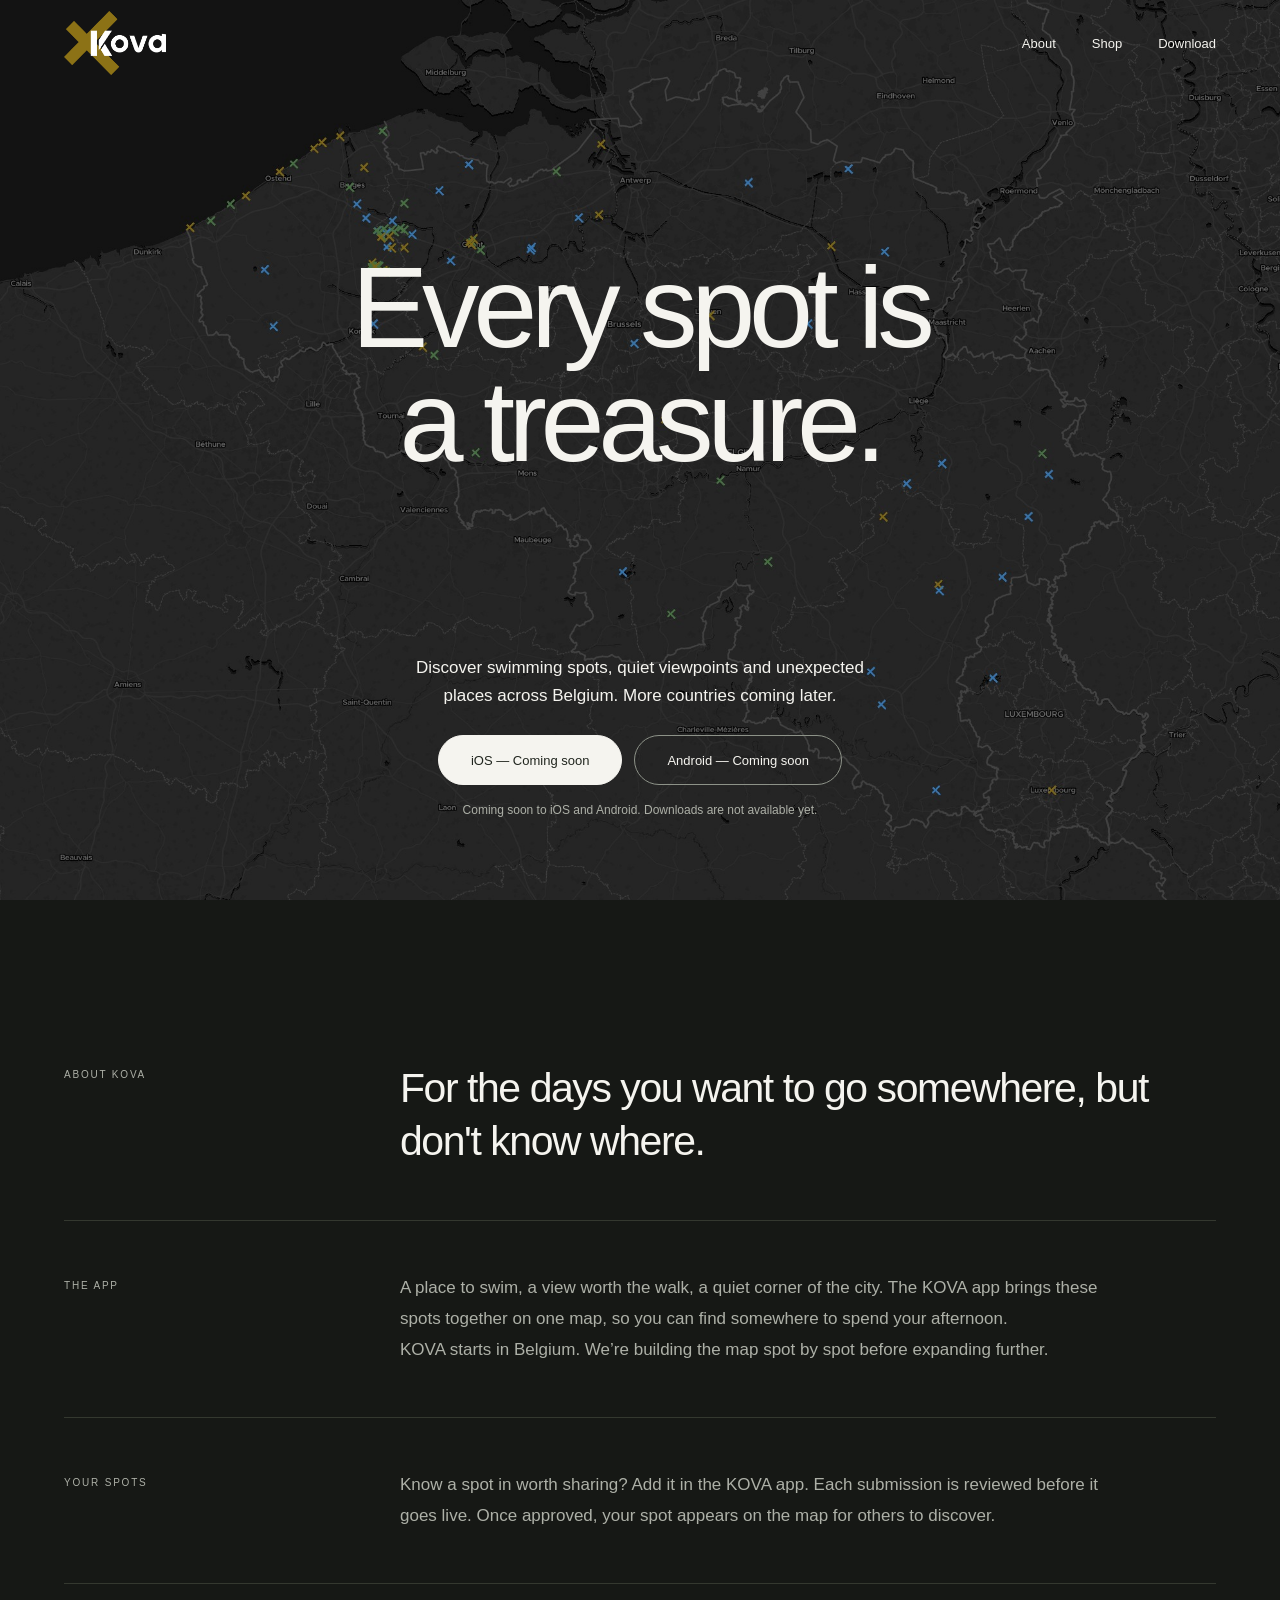
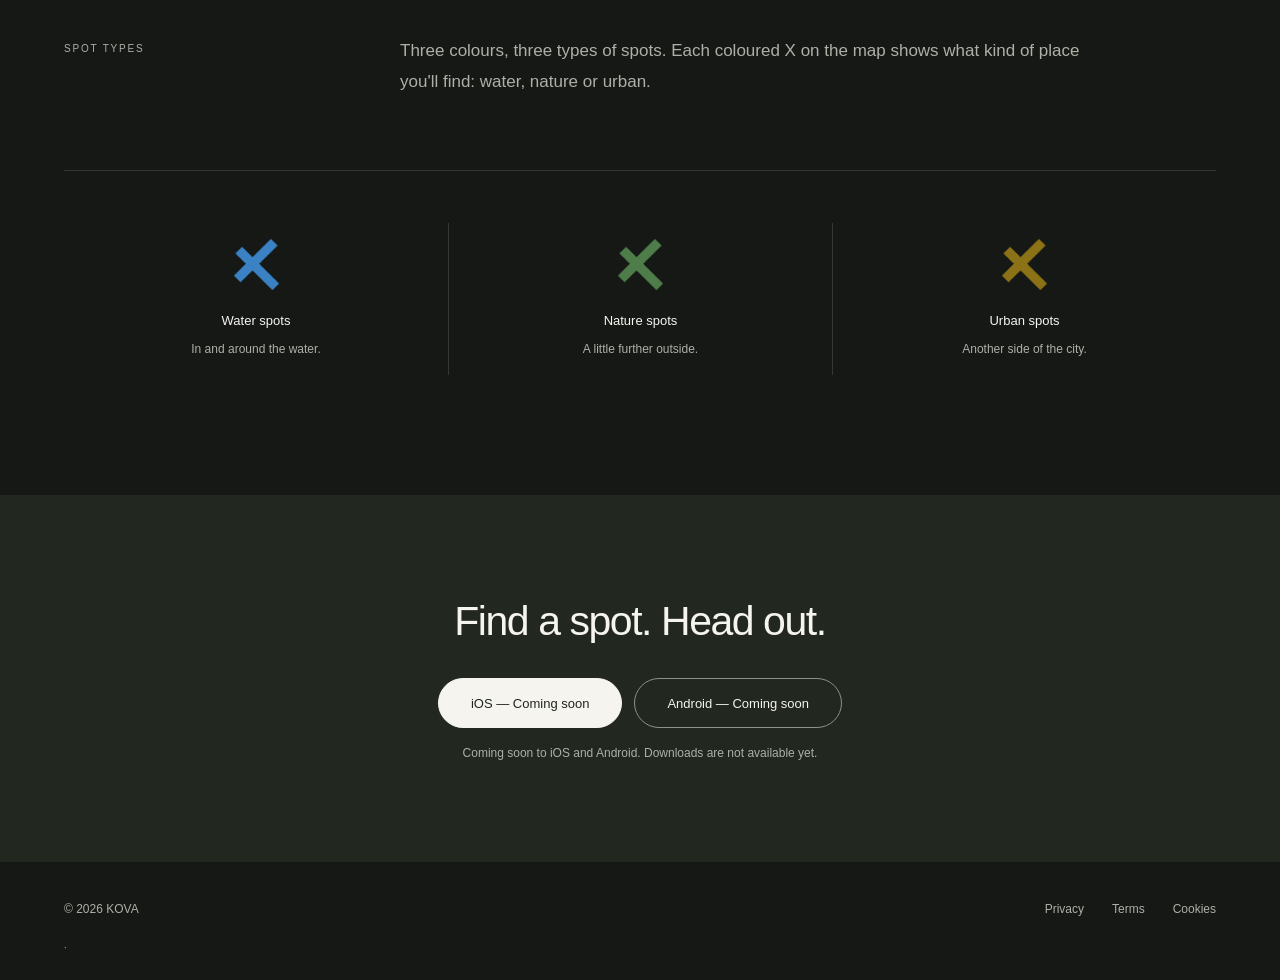
<file: index.html>
﻿<!doctype html>
<html lang="en">
  <head>
    <meta charset="UTF-8" />
    <meta name="viewport" content="width=device-width, initial-scale=1.0" />
    <meta name="theme-color" content="#161815" />
    <meta name="description" content="Discover swimming spots, quiet viewpoints and unexpected places across Belgium with the KOVA app for iOS and Android." />
    <title>KOVA — Every spot is a treasure.</title>
    <link rel="icon" href="./images/kova_alleen_x_png.png" type="image/png" />
    <link rel="stylesheet" href="./site.css" />
    <script src="./site.js" defer></script>
  </head>
  <body>
    <a class="skip-link" href="#main">Skip to content</a>
    <header>
      <nav class="wrap" aria-label="Main navigation">
        <a class="logo" href="./index.html" aria-label="KOVA home"><img src="./images/kova_wit_x_png.png" alt="KOVA" /></a>
        <div class="nav-links">
          <a href="#about">About</a>
          <a href="./shop.html">Shop</a>
          <a href="#download">Download</a>
        </div>
      </nav>
    </header>
    <main id="main">
      <section class="hero" aria-labelledby="hero-title">
        <!-- Static capture of the KOVA map centered on Belgium and its public spots, 2026-09-28. -->
        <img class="hero-photo" src="images/map-spots.jpg" alt="" width="2200" height="1400" fetchpriority="high" />
        <div class="hero-title">
          <h1 id="hero-title">Every spot is<br />a treasure.</h1>
        </div>
        <div class="hero-bottom">
          <p>Discover swimming spots, quiet viewpoints and unexpected places across Belgium. More countries coming later.</p>
          <!-- Launch: replace the coming-soon buttons with the live store links. -->
          <div class="downloads" aria-describedby="hero-availability">
            <button class="button" type="button" data-app-coming-soon aria-haspopup="dialog" aria-controls="app-coming-soon" disabled>iOS — Coming soon</button>
            <button class="button secondary" type="button" data-app-coming-soon aria-haspopup="dialog" aria-controls="app-coming-soon" disabled>Android — Coming soon</button>
          </div>
          <p class="availability" id="hero-availability">Coming soon to iOS and Android. Downloads are not available yet.</p>
        </div>
      </section>
      <section class="about wrap" id="about" aria-labelledby="about-title">
        <div class="about-row">
          <p class="section-label">About KOVA</p>
          <h2 id="about-title">For the days you want to go somewhere, but don't know where.</h2>
        </div>
        <div class="about-row about-copy">
          <p class="section-label">The app</p>
          <div>
            <p>A place to swim, a view worth the walk, a quiet corner of the city. The KOVA app brings these spots together on one map, so you can find somewhere to spend your afternoon.</p>
            <p>KOVA starts in Belgium. We’re building the map spot by spot before expanding further.</p>
          </div>
        </div>
        <div class="about-row about-copy">
          <p class="section-label">Your spots</p>
          <div>
            <p>Know a spot in worth sharing? Add it in the KOVA app. Each submission is reviewed before it goes live. Once approved, your spot appears on the map for others to discover.</p>
          </div>
        </div>
        <div class="about-row about-copy">
          <p class="section-label" id="spot-types-label">Spot types</p>
          <div>
            <p id="spot-types-description">Three colours, three types of spots. Each coloured X on the map shows what kind of place you'll find: water, nature or urban.</p>
          </div>
        </div>
        <ul class="categories" aria-labelledby="spot-types-label" aria-describedby="spot-types-description">
          <li>
            <img src="./images/water_x.png" alt="" width="45" height="52" loading="lazy" />
            <h3>Water spots</h3>
            <p>In and around the water.</p>
          </li>
          <li>
            <img src="./images/nature_x.png" alt="" width="45" height="52" loading="lazy" />
            <h3>Nature spots</h3>
            <p>A little further outside.</p>
          </li>
          <li>
            <img src="./images/urban_x.png" alt="" width="45" height="52" loading="lazy" />
            <h3>Urban spots</h3>
            <p>Another side of the city.</p>
          </li>
        </ul>
      </section>
      <section class="closing" id="download" aria-labelledby="closing-title">
        <h2 id="closing-title">Find a spot. Head out.</h2>
        <!-- Launch: replace the coming-soon buttons with the live store links. -->
        <div class="downloads" aria-describedby="download-availability">
          <button class="button" type="button" data-app-coming-soon aria-haspopup="dialog" aria-controls="app-coming-soon" disabled>iOS — Coming soon</button>
          <button class="button secondary" type="button" data-app-coming-soon aria-haspopup="dialog" aria-controls="app-coming-soon" disabled>Android — Coming soon</button>
        </div>
        <p class="availability" id="download-availability">Coming soon to iOS and Android. Downloads are not available yet.</p>
      </section>
    </main>
    <dialog class="coming-soon" id="app-coming-soon" aria-labelledby="coming-soon-title" aria-describedby="coming-soon-description">
      <img src="./images/kova_alleen_x_png.png" alt="" width="45" height="52" />
      <p class="section-label">A little more exploring ahead</p>
      <h2 id="coming-soon-title">The adventure is coming soon.</h2>
      <p id="coming-soon-description">We’re getting KOVA ready for iOS and Android. The app isn’t available to download yet. Check back here for the launch!</p>
      <form method="dialog">
        <button class="button" type="submit" autofocus>Got it</button>
      </form>
    </dialog>
    <footer class="wrap">
      <span>&copy; 2026 KOVA</span>
      <div class="footer-links">
        <a href="./privacy.html">Privacy</a>
        <a href="./terms.html">Terms</a>
        <a href="./cookies.html">Cookies</a>
      </div>
      <p class="map-credit">
        &middot;
      </p>
    </footer>
  </body>
</html>
</file>
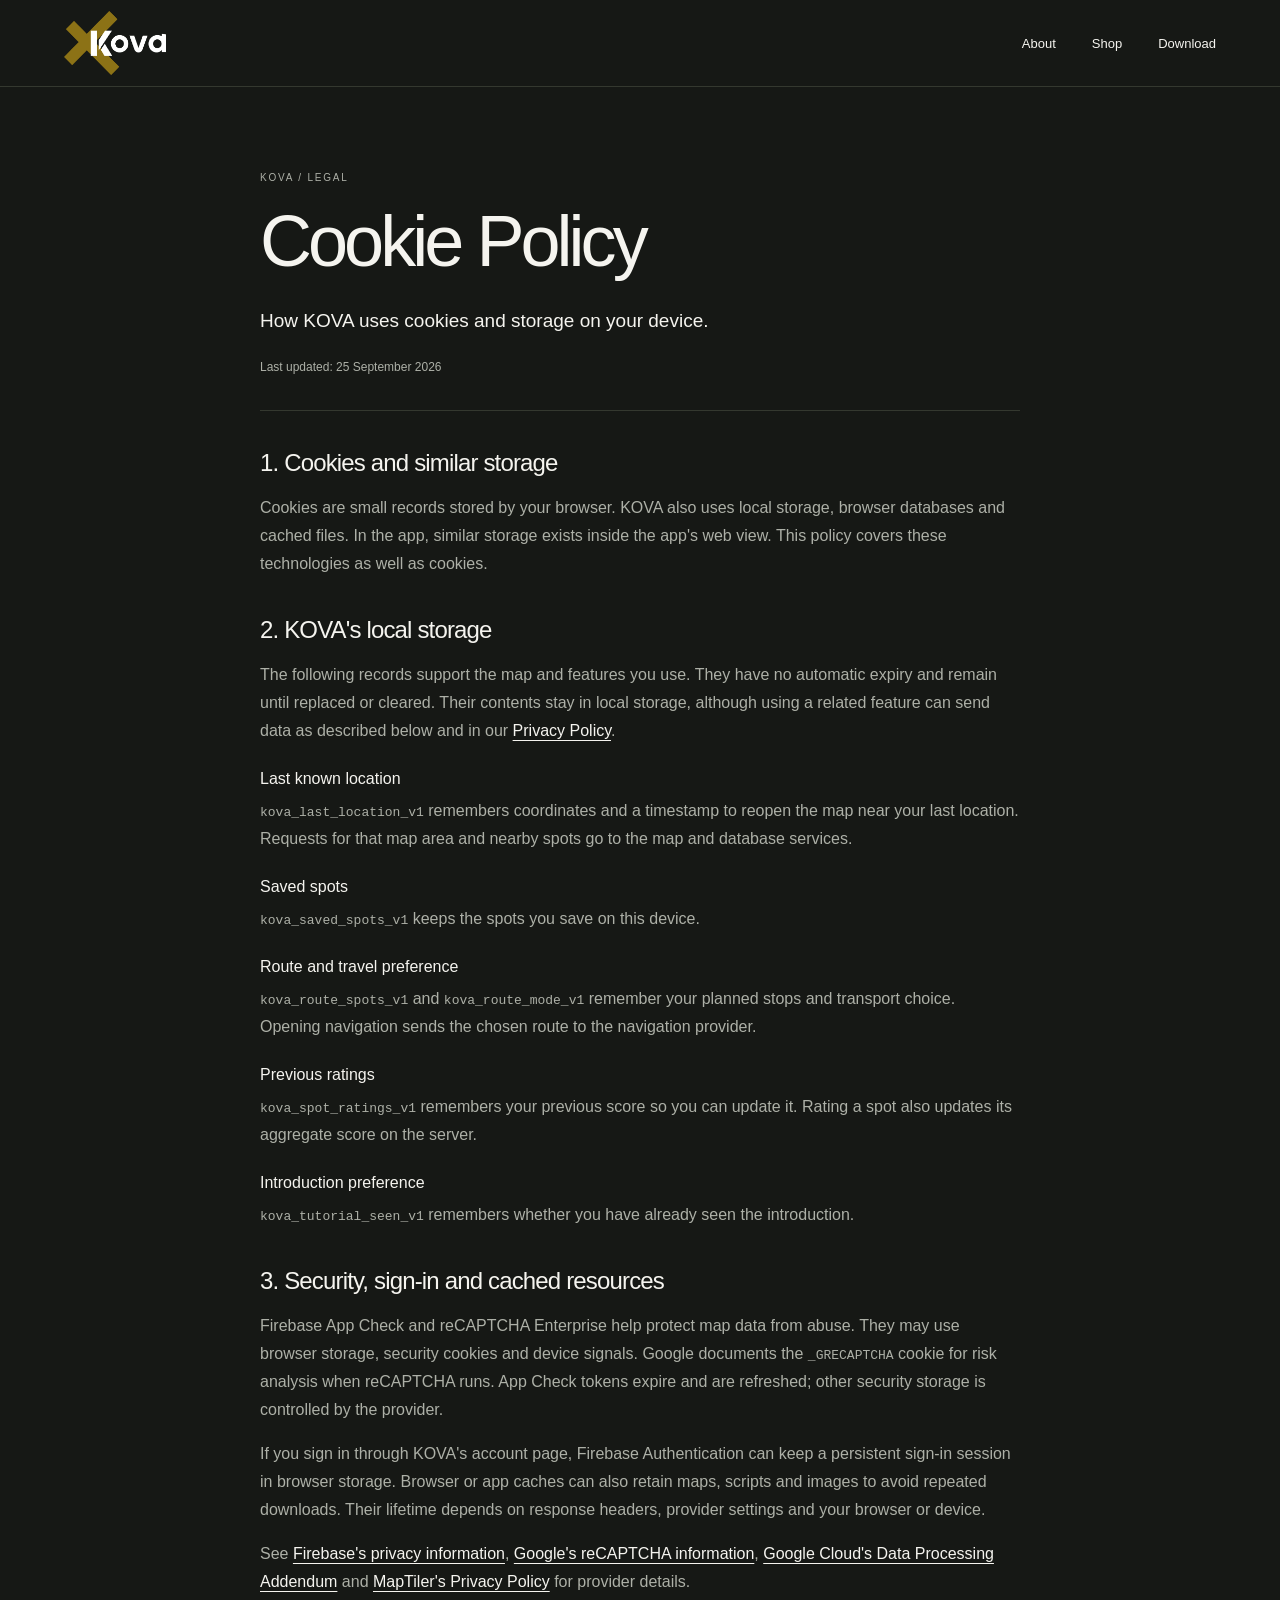
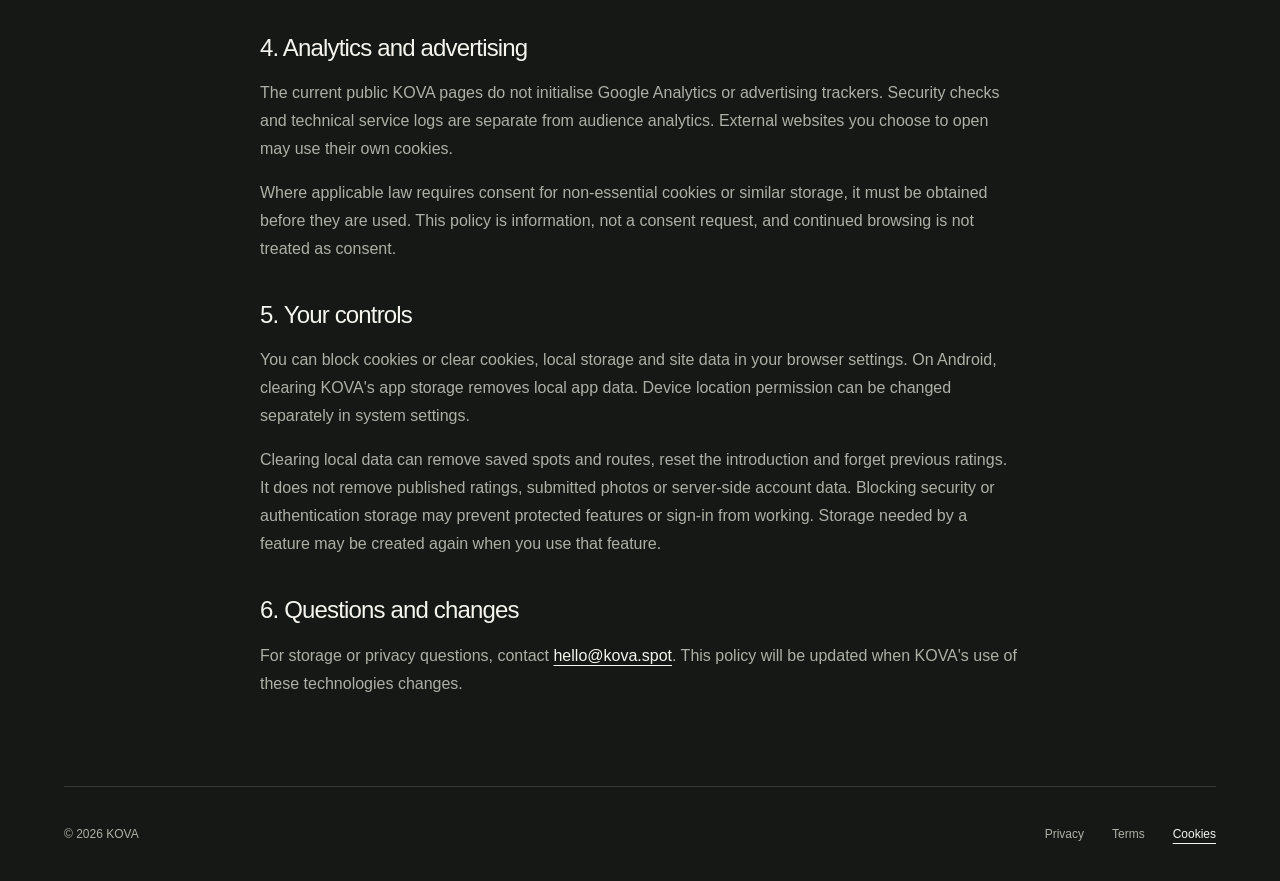
<file: cookies.html>
<!doctype html>
<html lang="en">
  <head>
    <meta charset="UTF-8" />
    <meta name="viewport" content="width=device-width, initial-scale=1.0" />
    <meta name="theme-color" content="#161815" />
    <meta name="description" content="How KOVA uses cookies and storage on your device." />
    <title>KOVA - Cookie Policy</title>
    <link rel="icon" href="./images/kova_alleen_x_png.png" type="image/png" />
    <link rel="stylesheet" href="./site.css" />
    <link rel="stylesheet" href="./legal.css" />
  </head>
  <body class="legal-page">
    <a class="skip-link" href="#main">Skip to content</a>
    <header>
      <nav class="wrap" aria-label="Main navigation">
        <a class="logo" href="./index.html" aria-label="KOVA home"><img src="./images/kova_wit_x_png.png" alt="KOVA" /></a>
        <div class="nav-links">
          <a href="./index.html#about">About</a>
          <a href="./shop.html">Shop</a>
          <a href="./index.html#download">Download</a>
        </div>
      </nav>
    </header>
    <main id="main" class="legal-content">

      <p class="eyebrow">KOVA / Legal</p>
      <h1>Cookie Policy</h1>
      <p class="intro">How KOVA uses cookies and storage on your device.</p>
      <p class="updated">Last updated: <time datetime="2026-09-25">25 September 2026</time></p>

      <h2>1. Cookies and similar storage</h2>
      <p>Cookies are small records stored by your browser. KOVA also uses local storage, browser databases and cached files. In the app, similar storage exists inside the app's web view. This policy covers these technologies as well as cookies.</p>
      <h2>2. KOVA's local storage</h2>
      <p>The following records support the map and features you use. They have no automatic expiry and remain until replaced or cleared. Their contents stay in local storage, although using a related feature can send data as described below and in our <a href="./privacy.html">Privacy Policy</a>.</p>
      <dl>
        <dt>Last known location</dt><dd><code>kova_last_location_v1</code> remembers coordinates and a timestamp to reopen the map near your last location. Requests for that map area and nearby spots go to the map and database services.</dd>
        <dt>Saved spots</dt><dd><code>kova_saved_spots_v1</code> keeps the spots you save on this device.</dd>
        <dt>Route and travel preference</dt><dd><code>kova_route_spots_v1</code> and <code>kova_route_mode_v1</code> remember your planned stops and transport choice. Opening navigation sends the chosen route to the navigation provider.</dd>
        <dt>Previous ratings</dt><dd><code>kova_spot_ratings_v1</code> remembers your previous score so you can update it. Rating a spot also updates its aggregate score on the server.</dd>
        <dt>Introduction preference</dt><dd><code>kova_tutorial_seen_v1</code> remembers whether you have already seen the introduction.</dd>
      </dl>
      <h2>3. Security, sign-in and cached resources</h2>
      <p>Firebase App Check and reCAPTCHA Enterprise help protect map data from abuse. They may use browser storage, security cookies and device signals. Google documents the <code>_GRECAPTCHA</code> cookie for risk analysis when reCAPTCHA runs. App Check tokens expire and are refreshed; other security storage is controlled by the provider.</p>
      <p>If you sign in through KOVA's account page, Firebase Authentication can keep a persistent sign-in session in browser storage. Browser or app caches can also retain maps, scripts and images to avoid repeated downloads. Their lifetime depends on response headers, provider settings and your browser or device.</p>
      <p>See <a href="https://firebase.google.com/support/privacy">Firebase's privacy information</a>, <a href="https://cloud.google.com/recaptcha/docs/faq">Google's reCAPTCHA information</a>, <a href="https://cloud.google.com/terms/data-processing-addendum">Google Cloud's Data Processing Addendum</a> and <a href="https://www.maptiler.com/privacy-policy/">MapTiler's Privacy Policy</a> for provider details.</p>
      <h2>4. Analytics and advertising</h2>
      <p>The current public KOVA pages do not initialise Google Analytics or advertising trackers. Security checks and technical service logs are separate from audience analytics. External websites you choose to open may use their own cookies.</p>
      <p>Where applicable law requires consent for non-essential cookies or similar storage, it must be obtained before they are used. This policy is information, not a consent request, and continued browsing is not treated as consent.</p>
      <h2>5. Your controls</h2>
      <p>You can block cookies or clear cookies, local storage and site data in your browser settings. On Android, clearing KOVA's app storage removes local app data. Device location permission can be changed separately in system settings.</p>
      <p>Clearing local data can remove saved spots and routes, reset the introduction and forget previous ratings. It does not remove published ratings, submitted photos or server-side account data. Blocking security or authentication storage may prevent protected features or sign-in from working. Storage needed by a feature may be created again when you use that feature.</p>
      <h2>6. Questions and changes</h2>
      <p>For storage or privacy questions, contact <a href="mailto:hello@kova.spot">hello@kova.spot</a>. This policy will be updated when KOVA's use of these technologies changes.</p>
    </main>
    <footer class="wrap">
      <span>&copy; 2026 KOVA</span>
      <div class="footer-links">
        <a href="./privacy.html">Privacy</a>
        <a href="./terms.html">Terms</a>
        <a href="./cookies.html" aria-current="page">Cookies</a>
      </div>
    </footer>
  </body>
</html>
</file>
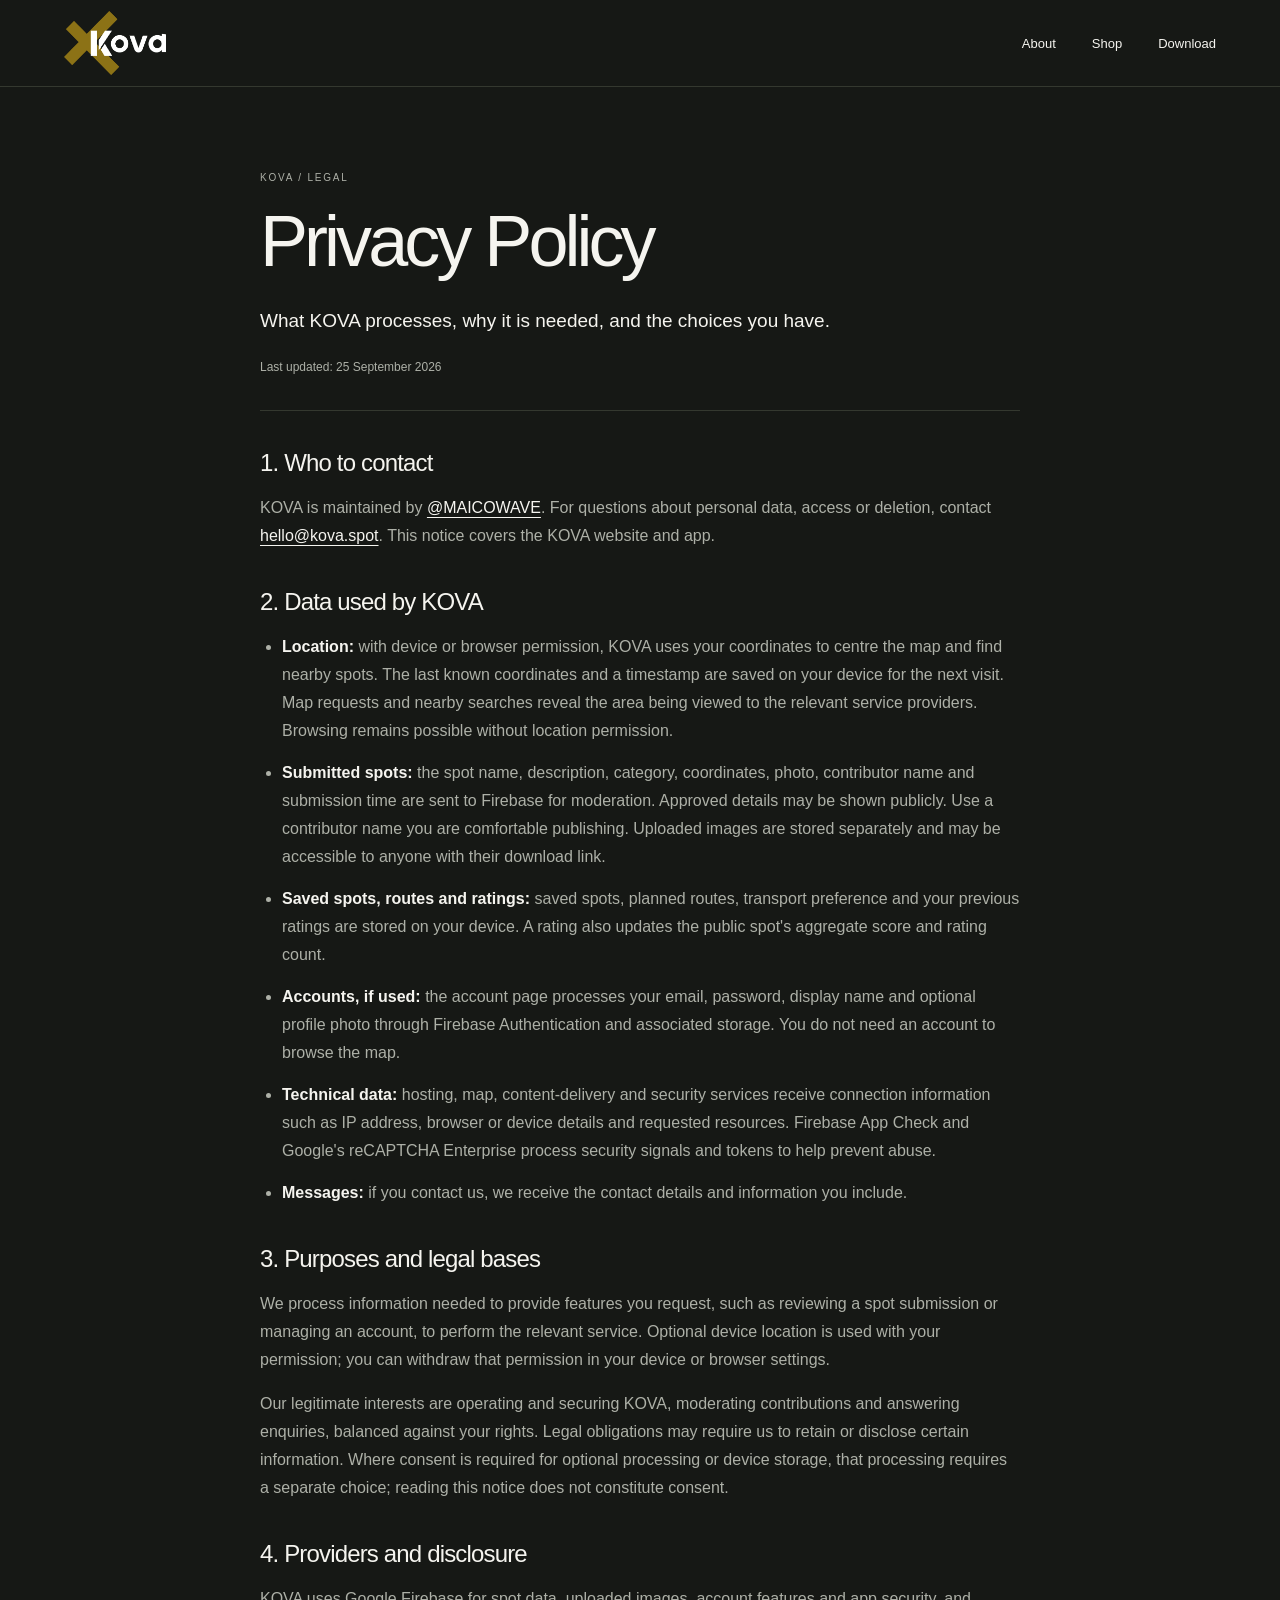
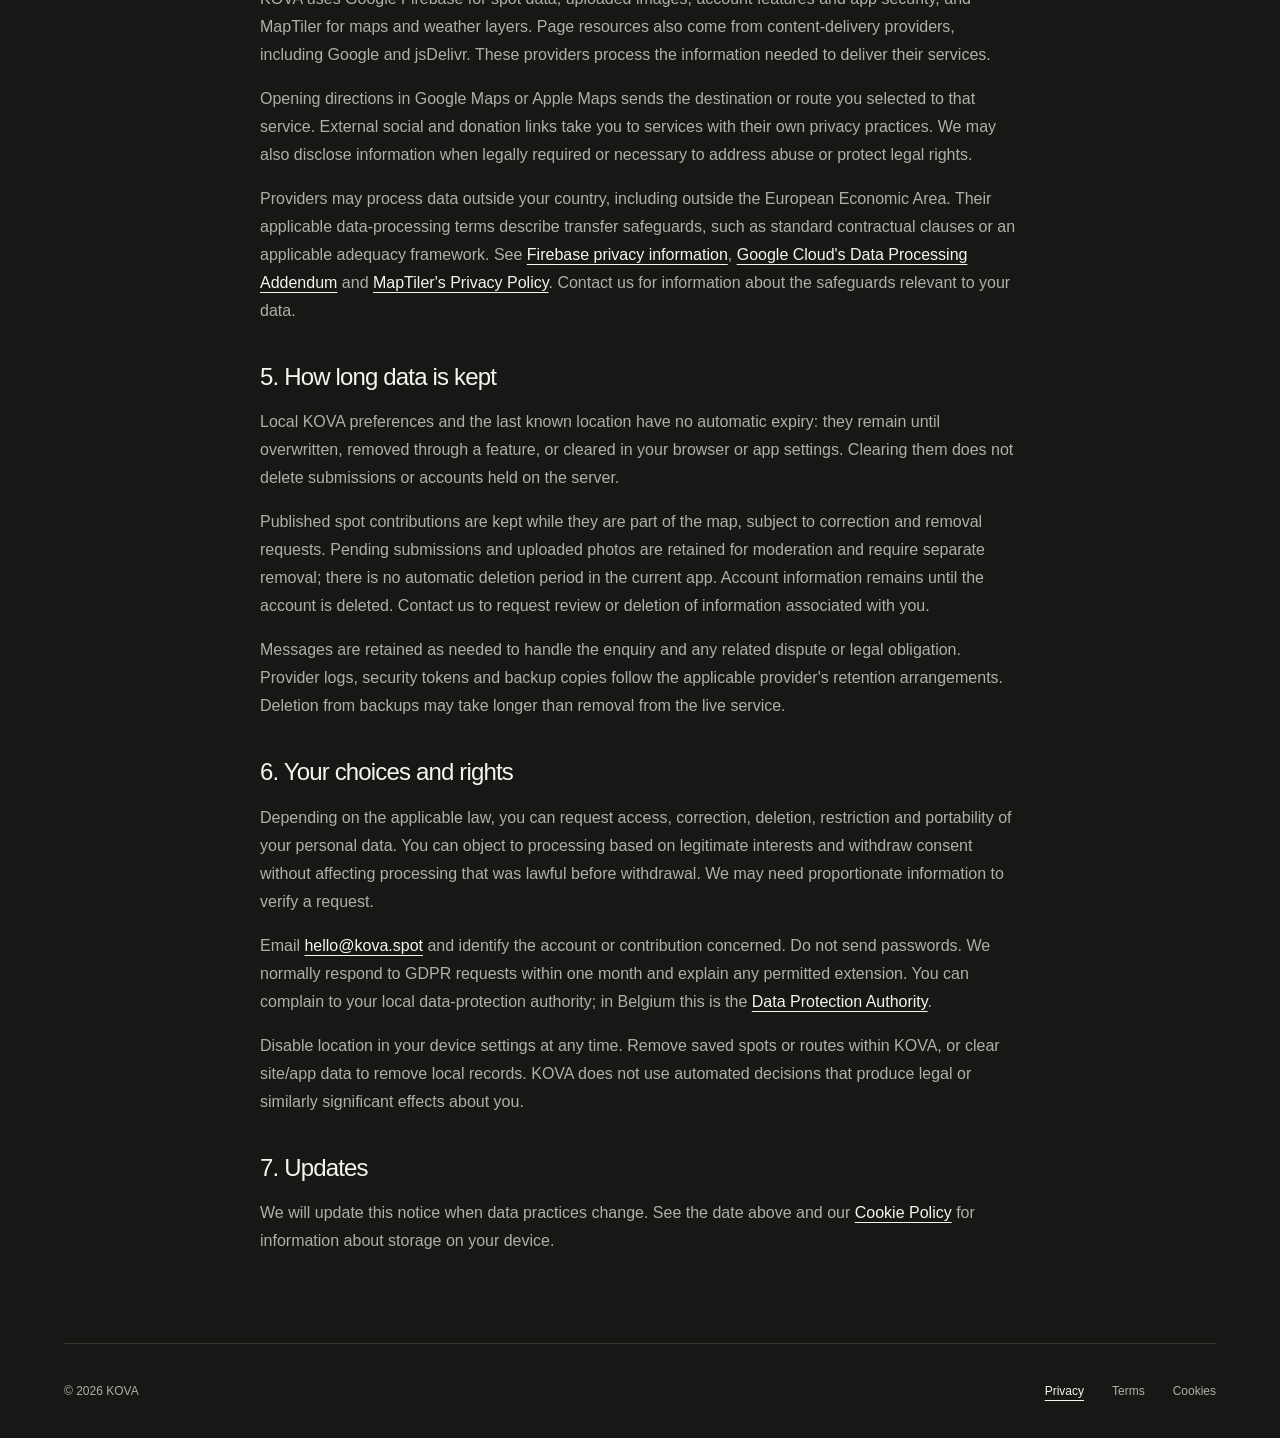
<file: privacy.html>
<!doctype html>
<html lang="en">
  <head>
    <meta charset="UTF-8" />
    <meta name="viewport" content="width=device-width, initial-scale=1.0" />
    <meta name="theme-color" content="#161815" />
    <meta name="description" content="What KOVA processes, why it is needed, and the choices you have." />
    <title>KOVA - Privacy Policy</title>
    <link rel="icon" href="./images/kova_alleen_x_png.png" type="image/png" />
    <link rel="stylesheet" href="./site.css" />
    <link rel="stylesheet" href="./legal.css" />
  </head>
  <body class="legal-page">
    <a class="skip-link" href="#main">Skip to content</a>
    <header>
      <nav class="wrap" aria-label="Main navigation">
        <a class="logo" href="./index.html" aria-label="KOVA home"><img src="./images/kova_wit_x_png.png" alt="KOVA" /></a>
        <div class="nav-links">
          <a href="./index.html#about">About</a>
          <a href="./shop.html">Shop</a>
          <a href="./index.html#download">Download</a>
        </div>
      </nav>
    </header>
    <main id="main" class="legal-content">

      <p class="eyebrow">KOVA / Legal</p>
      <h1>Privacy Policy</h1>
      <p class="intro">What KOVA processes, why it is needed, and the choices you have.</p>
      <p class="updated">Last updated: <time datetime="2026-09-25">25 September 2026</time></p>

      <h2>1. Who to contact</h2>
      <p>KOVA is maintained by <a href="https://www.instagram.com/maicowave_/" rel="noopener noreferrer">@MAICOWAVE</a>. For questions about personal data, access or deletion, contact <a href="mailto:hello@kova.spot">hello@kova.spot</a>. This notice covers the KOVA website and app.</p>
      <!-- Complete the controller's verified legal name and postal address before publication. -->
      <h2>2. Data used by KOVA</h2>
      <ul>
        <li><strong>Location:</strong> with device or browser permission, KOVA uses your coordinates to centre the map and find nearby spots. The last known coordinates and a timestamp are saved on your device for the next visit. Map requests and nearby searches reveal the area being viewed to the relevant service providers. Browsing remains possible without location permission.</li>
        <li><strong>Submitted spots:</strong> the spot name, description, category, coordinates, photo, contributor name and submission time are sent to Firebase for moderation. Approved details may be shown publicly. Use a contributor name you are comfortable publishing. Uploaded images are stored separately and may be accessible to anyone with their download link.</li>
        <li><strong>Saved spots, routes and ratings:</strong> saved spots, planned routes, transport preference and your previous ratings are stored on your device. A rating also updates the public spot's aggregate score and rating count.</li>
        <li><strong>Accounts, if used:</strong> the account page processes your email, password, display name and optional profile photo through Firebase Authentication and associated storage. You do not need an account to browse the map.</li>
        <li><strong>Technical data:</strong> hosting, map, content-delivery and security services receive connection information such as IP address, browser or device details and requested resources. Firebase App Check and Google's reCAPTCHA Enterprise process security signals and tokens to help prevent abuse.</li>
        <li><strong>Messages:</strong> if you contact us, we receive the contact details and information you include.</li>
      </ul>
      <h2>3. Purposes and legal bases</h2>
      <p>We process information needed to provide features you request, such as reviewing a spot submission or managing an account, to perform the relevant service. Optional device location is used with your permission; you can withdraw that permission in your device or browser settings.</p>
      <p>Our legitimate interests are operating and securing KOVA, moderating contributions and answering enquiries, balanced against your rights. Legal obligations may require us to retain or disclose certain information. Where consent is required for optional processing or device storage, that processing requires a separate choice; reading this notice does not constitute consent.</p>
      <h2>4. Providers and disclosure</h2>
      <p>KOVA uses Google Firebase for spot data, uploaded images, account features and app security, and MapTiler for maps and weather layers. Page resources also come from content-delivery providers, including Google and jsDelivr. These providers process the information needed to deliver their services.</p>
      <p>Opening directions in Google Maps or Apple Maps sends the destination or route you selected to that service. External social and donation links take you to services with their own privacy practices. We may also disclose information when legally required or necessary to address abuse or protect legal rights.</p>
      <p>Providers may process data outside your country, including outside the European Economic Area. Their applicable data-processing terms describe transfer safeguards, such as standard contractual clauses or an applicable adequacy framework. See <a href="https://firebase.google.com/support/privacy">Firebase privacy information</a>, <a href="https://cloud.google.com/terms/data-processing-addendum">Google Cloud's Data Processing Addendum</a> and <a href="https://www.maptiler.com/privacy-policy/">MapTiler's Privacy Policy</a>. Contact us for information about the safeguards relevant to your data.</p>
      <h2>5. How long data is kept</h2>
      <p>Local KOVA preferences and the last known location have no automatic expiry: they remain until overwritten, removed through a feature, or cleared in your browser or app settings. Clearing them does not delete submissions or accounts held on the server.</p>
      <p>Published spot contributions are kept while they are part of the map, subject to correction and removal requests. Pending submissions and uploaded photos are retained for moderation and require separate removal; there is no automatic deletion period in the current app. Account information remains until the account is deleted. Contact us to request review or deletion of information associated with you.</p>
      <p>Messages are retained as needed to handle the enquiry and any related dispute or legal obligation. Provider logs, security tokens and backup copies follow the applicable provider's retention arrangements. Deletion from backups may take longer than removal from the live service.</p>
      <h2>6. Your choices and rights</h2>
      <p>Depending on the applicable law, you can request access, correction, deletion, restriction and portability of your personal data. You can object to processing based on legitimate interests and withdraw consent without affecting processing that was lawful before withdrawal. We may need proportionate information to verify a request.</p>
      <p>Email <a href="mailto:hello@kova.spot">hello@kova.spot</a> and identify the account or contribution concerned. Do not send passwords. We normally respond to GDPR requests within one month and explain any permitted extension. You can complain to your local data-protection authority; in Belgium this is the <a href="https://www.dataprotectionauthority.be/citizen">Data Protection Authority</a>.</p>
      <p>Disable location in your device settings at any time. Remove saved spots or routes within KOVA, or clear site/app data to remove local records. KOVA does not use automated decisions that produce legal or similarly significant effects about you.</p>
      <h2>7. Updates</h2>
      <p>We will update this notice when data practices change. See the date above and our <a href="./cookies.html">Cookie Policy</a> for information about storage on your device.</p>
    </main>
    <footer class="wrap">
      <span>&copy; 2026 KOVA</span>
      <div class="footer-links">
        <a href="./privacy.html" aria-current="page">Privacy</a>
        <a href="./terms.html">Terms</a>
        <a href="./cookies.html">Cookies</a>
      </div>
    </footer>
  </body>
</html>
</file>
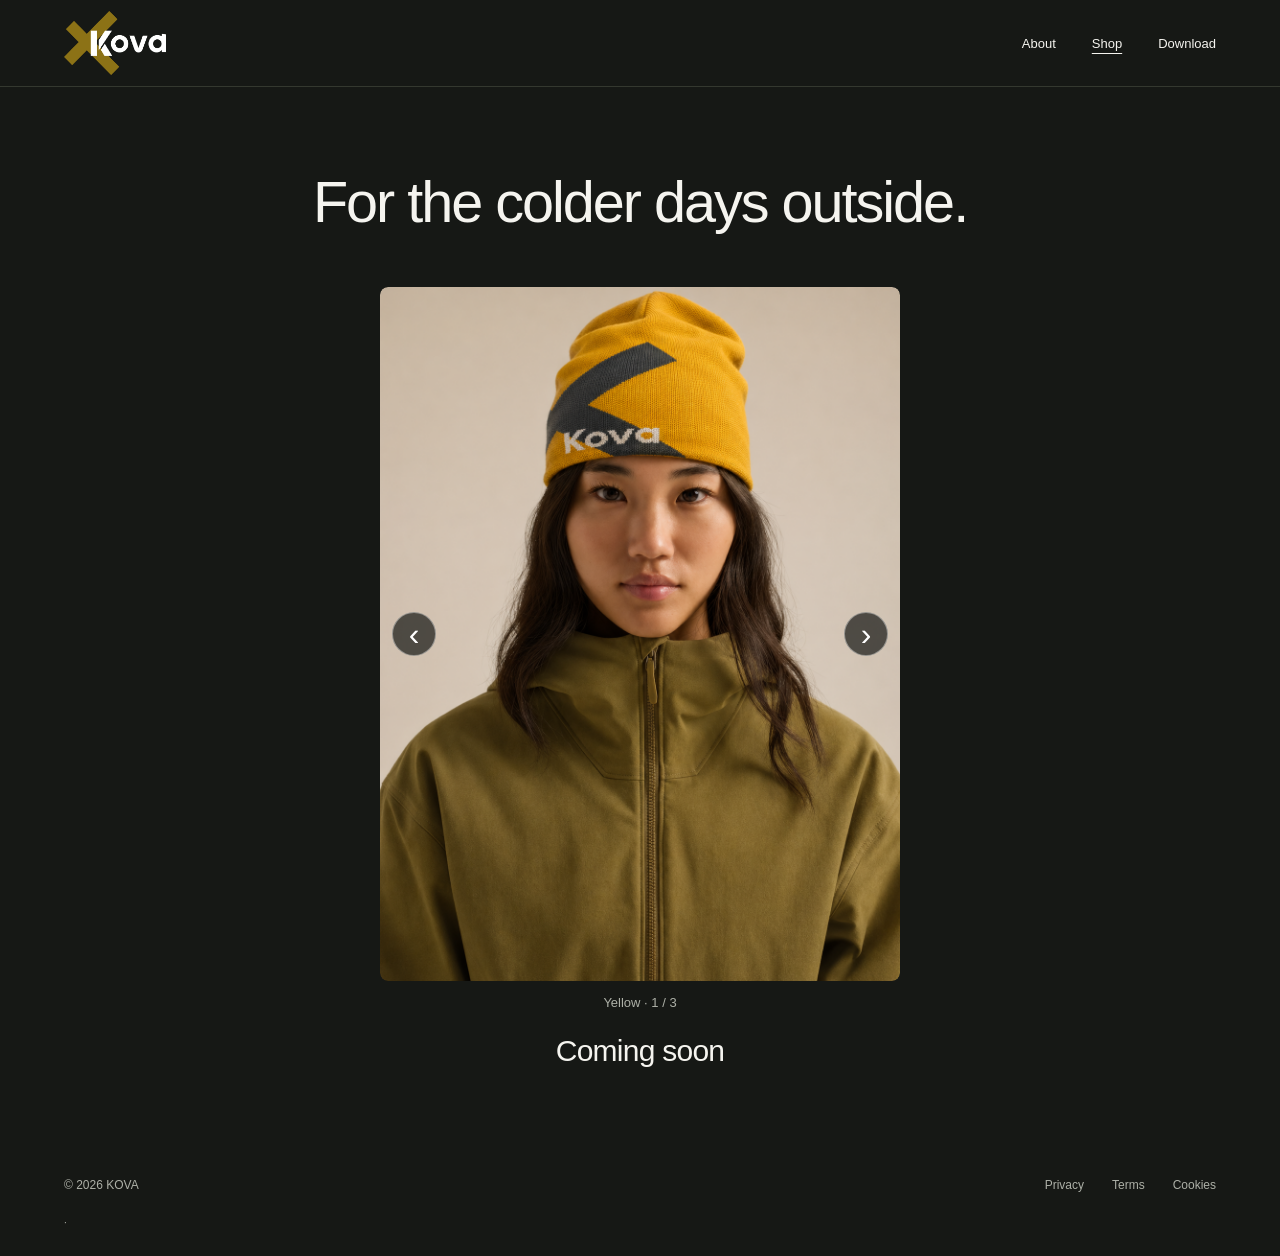
<file: shop.html>
<!doctype html>
<html lang="en">
  <head>
    <meta charset="UTF-8" />
    <meta name="viewport" content="width=device-width, initial-scale=1.0" />
    <meta name="theme-color" content="#161815" />
    <meta name="description" content="The KOVA beanie. For the colder days outside. Coming soon." />
    <title>KOVA — Every spot is a treasure.</title>
    <link rel="icon" href="./images/kova_alleen_x_png.png" type="image/png" />
    <link rel="stylesheet" href="./site.css" />
    <script src="./shop.js" defer></script>
  </head>
  <!-- Zet data-shopify-enabled op "true" om de bewaarde Shopify-shop weer te activeren. -->
  <body class="shop-page" data-shopify-enabled="false">
    <a class="skip-link" href="#main">Skip to content</a>
    <header>
      <nav class="wrap" aria-label="Main navigation">
        <a class="logo" href="./index.html" aria-label="KOVA home"><img src="./images/kova_wit_x_png.png" alt="KOVA" /></a>
        <div class="nav-links">
          <a href="./index.html#about">About</a>
          <a href="./shop.html" aria-current="page">Shop</a>
          <a href="./index.html#download">Download</a>
        </div>
      </nav>
    </header>
    <main id="main">
      <section class="shop wrap" id="shop" aria-labelledby="shop-title">
        <div class="about-row">
          <div>
            <h1 id="shop-title">For the colder days outside.</h1>
          </div>
        </div>
        <figure class="shop-preview" id="shop-preview">
          <div class="beanie-carousel" role="region" aria-roledescription="carousel" aria-label="KOVA beanie colours" tabindex="0">
            <div class="beanie-track">
              <img src="./images/portret-yellow.png" alt="Portrait wearing the yellow KOVA beanie" width="1086" height="1448" fetchpriority="high" draggable="false" />
              <img src="./images/portret-blue.png" alt="Portrait wearing the blue KOVA beanie" width="1111" height="1416" aria-hidden="true" draggable="false" />
              <img src="./images/portret-black.png" alt="Portrait wearing the black KOVA beanie" width="1111" height="1416" aria-hidden="true" draggable="false" />
            </div>
            <button class="beanie-arrow beanie-prev" type="button" aria-label="Previous colour" hidden>&#8249;</button>
            <button class="beanie-arrow beanie-next" type="button" aria-label="Next colour" hidden>&#8250;</button>
          </div>
          <p class="beanie-position" aria-live="polite" aria-atomic="true">Yellow · 1 / 3</p>
          <figcaption>Coming soon</figcaption>
        </figure>
        <div class="shop-product" id="shop-storefront" hidden>
          <p id="shop-status" role="status">Loading the KOVA beanie&hellip;</p>
          <div id="product-component-1790601866334"></div>
          <button class="button shop-retry" id="shop-retry" type="button" hidden>Try again</button>
          <noscript><p>Enable JavaScript to view the beanie and shop through Shopify.</p></noscript>
        </div>
      </section>
    </main>
    <footer class="wrap">
      <span>&copy; 2026 KOVA</span>
      <div class="footer-links">
        <a href="./privacy.html">Privacy</a>
        <a href="./terms.html">Terms</a>
        <a href="./cookies.html">Cookies</a>
      </div>
      <p class="map-credit">
        &middot;
      </p>
    </footer>
  </body>
</html>
</file>
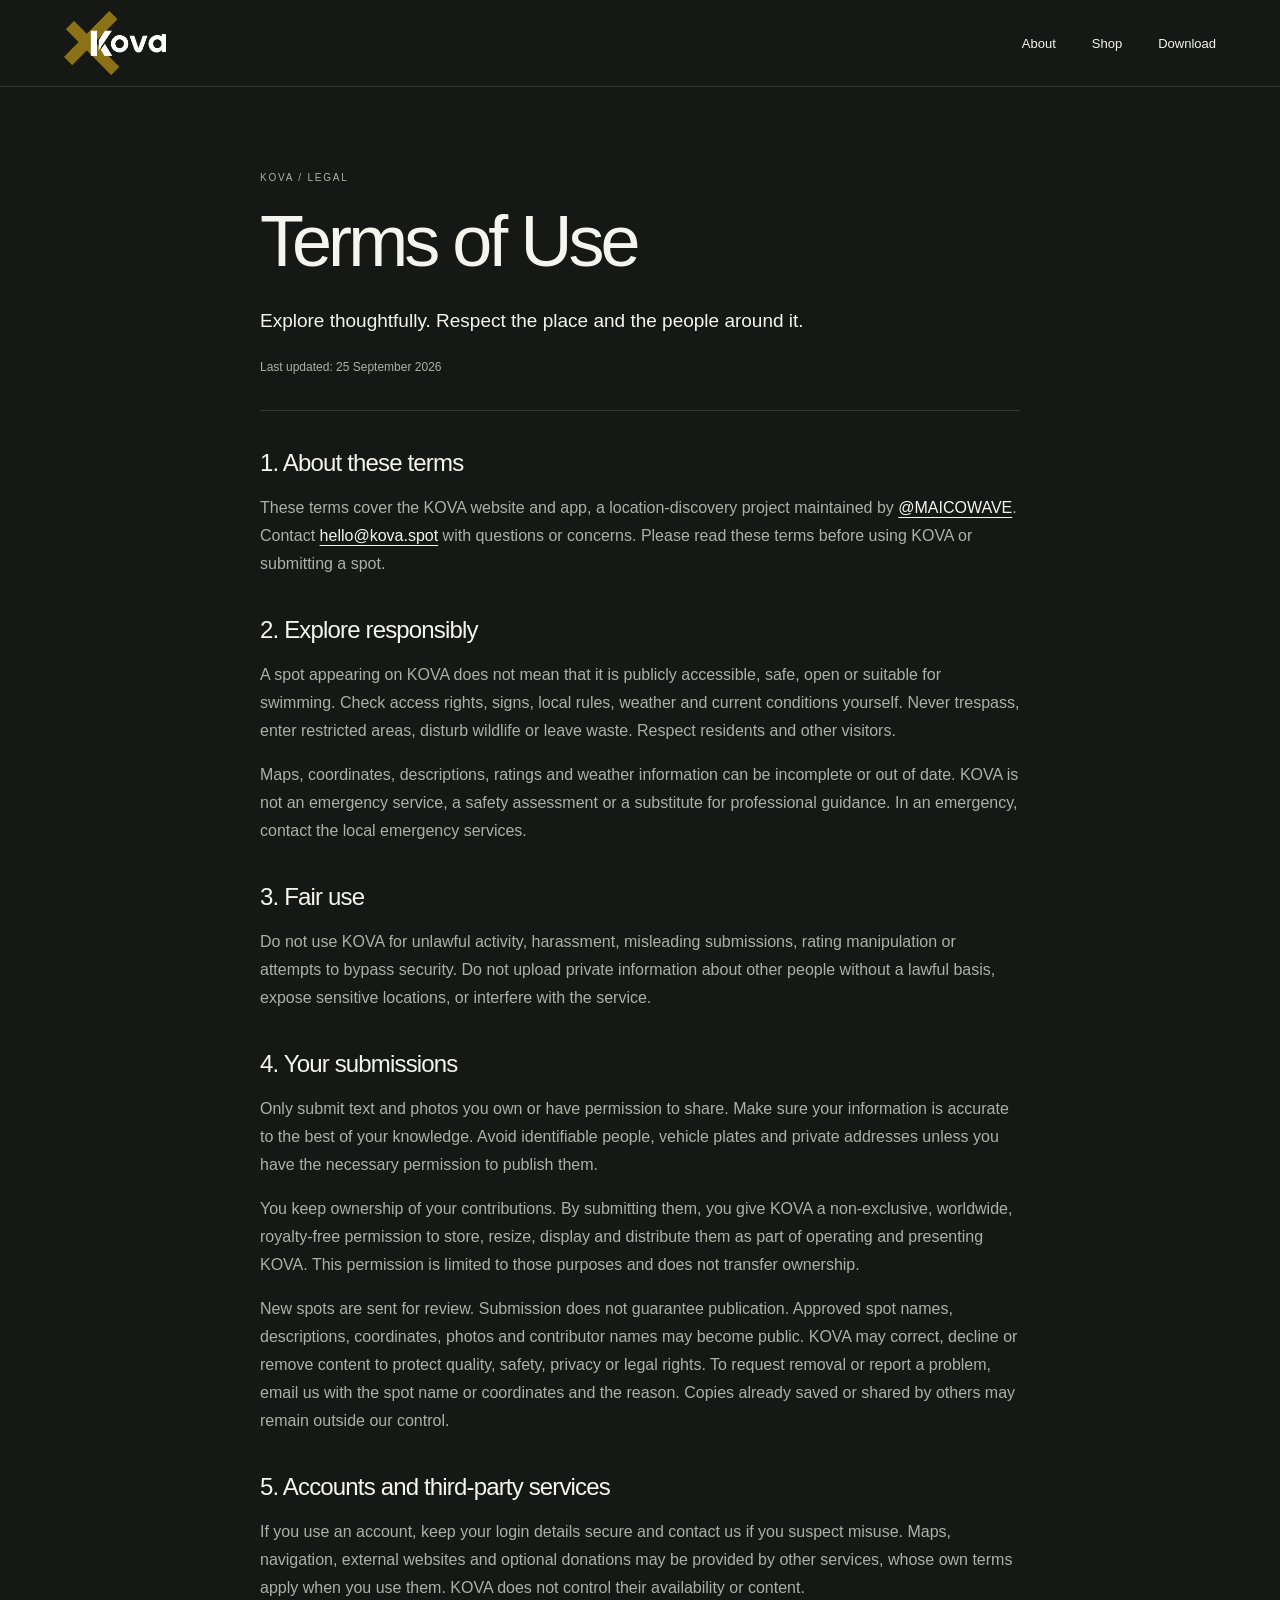
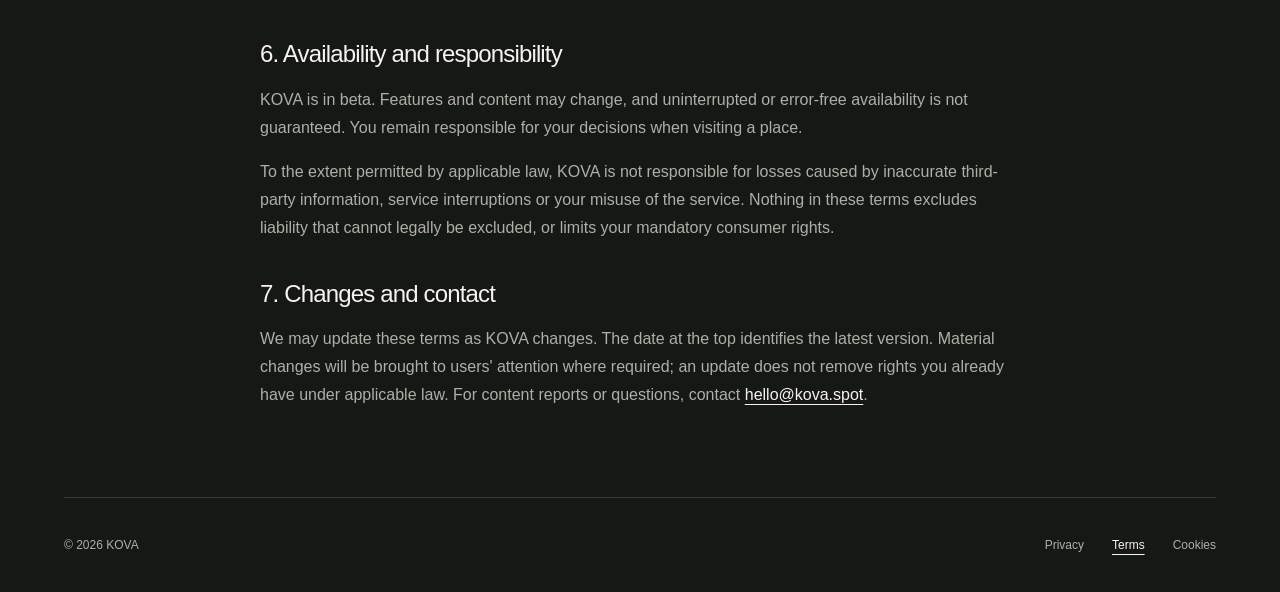
<file: terms.html>
<!doctype html>
<html lang="en">
  <head>
    <meta charset="UTF-8" />
    <meta name="viewport" content="width=device-width, initial-scale=1.0" />
    <meta name="theme-color" content="#161815" />
    <meta name="description" content="Explore thoughtfully. Respect the place and the people around it." />
    <title>KOVA - Terms of Use</title>
    <link rel="icon" href="./images/kova_alleen_x_png.png" type="image/png" />
    <link rel="stylesheet" href="./site.css" />
    <link rel="stylesheet" href="./legal.css" />
  </head>
  <body class="legal-page">
    <a class="skip-link" href="#main">Skip to content</a>
    <header>
      <nav class="wrap" aria-label="Main navigation">
        <a class="logo" href="./index.html" aria-label="KOVA home"><img src="./images/kova_wit_x_png.png" alt="KOVA" /></a>
        <div class="nav-links">
          <a href="./index.html#about">About</a>
          <a href="./shop.html">Shop</a>
          <a href="./index.html#download">Download</a>
        </div>
      </nav>
    </header>
    <main id="main" class="legal-content">

      <p class="eyebrow">KOVA / Legal</p>
      <h1>Terms of Use</h1>
      <p class="intro">Explore thoughtfully. Respect the place and the people around it.</p>
      <p class="updated">Last updated: <time datetime="2026-09-25">25 September 2026</time></p>

      <h2>1. About these terms</h2>
      <p>These terms cover the KOVA website and app, a location-discovery project maintained by <a href="https://www.instagram.com/maicowave_/" rel="noopener noreferrer">@MAICOWAVE</a>. Contact <a href="mailto:hello@kova.spot">hello@kova.spot</a> with questions or concerns. Please read these terms before using KOVA or submitting a spot.</p>
      <h2>2. Explore responsibly</h2>
      <p>A spot appearing on KOVA does not mean that it is publicly accessible, safe, open or suitable for swimming. Check access rights, signs, local rules, weather and current conditions yourself. Never trespass, enter restricted areas, disturb wildlife or leave waste. Respect residents and other visitors.</p>
      <p>Maps, coordinates, descriptions, ratings and weather information can be incomplete or out of date. KOVA is not an emergency service, a safety assessment or a substitute for professional guidance. In an emergency, contact the local emergency services.</p>
      <h2>3. Fair use</h2>
      <p>Do not use KOVA for unlawful activity, harassment, misleading submissions, rating manipulation or attempts to bypass security. Do not upload private information about other people without a lawful basis, expose sensitive locations, or interfere with the service.</p>
      <h2>4. Your submissions</h2>
      <p>Only submit text and photos you own or have permission to share. Make sure your information is accurate to the best of your knowledge. Avoid identifiable people, vehicle plates and private addresses unless you have the necessary permission to publish them.</p>
      <p>You keep ownership of your contributions. By submitting them, you give KOVA a non-exclusive, worldwide, royalty-free permission to store, resize, display and distribute them as part of operating and presenting KOVA. This permission is limited to those purposes and does not transfer ownership.</p>
      <p>New spots are sent for review. Submission does not guarantee publication. Approved spot names, descriptions, coordinates, photos and contributor names may become public. KOVA may correct, decline or remove content to protect quality, safety, privacy or legal rights. To request removal or report a problem, email us with the spot name or coordinates and the reason. Copies already saved or shared by others may remain outside our control.</p>
      <h2>5. Accounts and third-party services</h2>
      <p>If you use an account, keep your login details secure and contact us if you suspect misuse. Maps, navigation, external websites and optional donations may be provided by other services, whose own terms apply when you use them. KOVA does not control their availability or content.</p>
      <h2>6. Availability and responsibility</h2>
      <p>KOVA is in beta. Features and content may change, and uninterrupted or error-free availability is not guaranteed. You remain responsible for your decisions when visiting a place.</p>
      <p>To the extent permitted by applicable law, KOVA is not responsible for losses caused by inaccurate third-party information, service interruptions or your misuse of the service. Nothing in these terms excludes liability that cannot legally be excluded, or limits your mandatory consumer rights.</p>
      <h2>7. Changes and contact</h2>
      <p>We may update these terms as KOVA changes. The date at the top identifies the latest version. Material changes will be brought to users' attention where required; an update does not remove rights you already have under applicable law. For content reports or questions, contact <a href="mailto:hello@kova.spot">hello@kova.spot</a>.</p>
    </main>
    <footer class="wrap">
      <span>&copy; 2026 KOVA</span>
      <div class="footer-links">
        <a href="./privacy.html">Privacy</a>
        <a href="./terms.html" aria-current="page">Terms</a>
        <a href="./cookies.html">Cookies</a>
      </div>
    </footer>
  </body>
</html>
</file>
<file: site.css>
:root { color-scheme: dark; --bg: #161815; --text: #f5f4ef; --muted: #adb0a7; --line: #34382f; }
* { box-sizing: border-box; }
html { scroll-behavior: smooth; scroll-padding-top: 30px; }
body { margin: 0; background: var(--bg); color: var(--text); font-family: Arial, Helvetica, sans-serif; -webkit-font-smoothing: antialiased; }
a { color: inherit; text-decoration: none; }
a:focus-visible { outline: 2px solid currentColor; outline-offset: 6px; }
.wrap { width: min(1312px, calc(100% - 128px)); margin-inline: auto; }
.skip-link { position: absolute; z-index: 5; top: 12px; left: 12px; padding: 12px; background: var(--text); color: var(--bg); transform: translateY(-160%); }
.skip-link:focus { transform: none; }
header { position: absolute; z-index: 2; inset: 0 0 auto; }
nav { min-height: 86px; display: flex; align-items: center; justify-content: space-between; gap: 24px; }
.logo { display: inline-flex; align-items: center; min-height: 44px; }
.logo img { display: block; width: 102px; height: auto; }
.nav-links { display: flex; align-items: center; gap: 36px; font-size: 13px; }
.nav-links a, .nav-soon { display: inline-flex; align-items: center; min-height: 44px; }
.nav-links a:hover { text-decoration: underline; text-underline-offset: 5px; }
.hero { position: relative; isolation: isolate; display: flex; flex-direction: column; min-height: 760px; min-height: max(720px, 100svh); background: #1b1c1b; text-align: center; }
.hero-photo { position: absolute; z-index: -2; inset: 0; width: 100%; height: 100%; object-fit: cover; object-position: center; }
.hero::before { content: ""; position: absolute; z-index: -1; inset: 0; background: rgba(9, 12, 10, 0.12); }
.map-credit { flex-basis: 100%; margin: -16px 0 0; font-size: 10px; line-height: 1.5; }
.map-credit a { min-height: 32px; }
.map-credit a:hover { text-decoration: underline; }
.hero-title { flex: 1; display: flex; align-items: center; justify-content: center; padding: 140px 24px 65px; }
h1 { margin: 0; font-size: clamp(62px, 9vw, 136px); font-weight: 500; line-height: 0.99; letter-spacing: -0.055em; }
.hero-bottom { padding: 0 24px clamp(55px, 9vh, 96px); }
.hero-bottom p { max-width: 470px; margin: 0 auto 25px; font-size: 17px; line-height: 1.65; }
.button { display: inline-flex; align-items: center; justify-content: center; min-height: 50px; padding: 0 32px; border: 1px solid var(--text); border-radius: 100px; background: var(--text); color: #20251e; font-size: 13px; font-weight: 500; transition: background 0.15s; font-family: inherit; }
.button:not(:disabled):hover { background: #dcded4; }
.button:disabled { cursor: default; opacity: 1; }
.button:not(:disabled) { cursor: pointer; }
.button:focus-visible { outline: 2px solid var(--text); outline-offset: 5px; }
.button.secondary:not(:disabled):hover { background: #34382f; }
.coming-soon { width: min(480px, calc(100% - 40px)); max-height: calc(100svh - 40px); padding: clamp(24px, 5vw, 44px); border: 1px solid var(--line); border-radius: 20px; background: var(--bg); color: var(--text); text-align: center; box-shadow: 0 24px 80px #0006; }
.coming-soon::backdrop { background: rgba(0, 0, 0, 0.72); }
.coming-soon > img { object-fit: contain; margin-bottom: 20px; }
.coming-soon .section-label { margin: 0 0 16px; }
.coming-soon h2 { font-size: clamp(28px, 5vw, 36px); }
.coming-soon > p:not(.section-label) { margin: 20px 0 28px; color: var(--muted); font-size: 16px; line-height: 1.7; }
html:has(.coming-soon[open]) { overflow: hidden; }
.button.secondary { background: transparent; color: var(--text); border-color: #8d9288; }
.downloads { display: flex; flex-wrap: wrap; justify-content: center; gap: 12px; }
.hero-bottom .availability, .availability { margin: 16px 0 0; max-width: none; color: var(--muted); font-size: 12px; line-height: 1.5; }
.about { padding-block: 110px 70px; }
.about-row { display: grid; grid-template-columns: 1fr 3fr; gap: 64px; padding-block: 52px; }
.section-label { margin: 7px 0 0; color: var(--muted); font-size: 10px; font-weight: 500; letter-spacing: 0.18em; text-transform: uppercase; }
h2 { margin: 0; font-size: clamp(27px, 3.2vw, 43px); font-weight: 400; line-height: 1.3; letter-spacing: -0.035em; }
.about-copy { border-top: 1px solid var(--line); }
.about-copy > div p { max-width: 710px; margin: 0; color: var(--muted); font-size: 17px; line-height: 1.8; }
.categories { display: grid; grid-template-columns: repeat(3, 1fr); margin: 20px 0 0; padding: 52px 0 0; list-style: none; border-top: 1px solid var(--line); }
.categories li { display: flex; flex-direction: column; align-items: center; gap: 22px; text-align: center; padding: 16px 20px; }
.categories li + li { border-left: 1px solid var(--line); }
.categories img { display: block; width: 45px; height: 52px; object-fit: contain; }
.categories h3 { margin: 0; font-size: 13px; font-weight: 400; }
.categories p { margin: -10px 0 0; font-size: 12px; line-height: 1.6; color: var(--muted); }
.closing { background: #22281f; margin-top: 50px; padding: 100px 24px; text-align: center; }
.closing h2 { margin-bottom: 30px; }
.shop { padding-block: 30px 70px; border-top: 1px solid var(--line); }
.shop-page { min-height: 100svh; display: flex; flex-direction: column; }
.shop-page header { position: relative; border-bottom: 1px solid var(--line); }
.shop-page main { flex: 1; }
.shop-page .shop { border-top: 0; }
.shop-page .about-row { grid-template-columns: 1fr; gap: 20px; text-align: center; justify-items: center; }
.shop-page .about-row .section-label { margin: 0; }
.shop-page h1 { font-size: clamp(32px, 4.5vw, 60px); line-height: 1.15; letter-spacing: -0.035em; }
.shop-page .nav-links [aria-current="page"] { text-decoration: underline; text-underline-offset: 5px; }
.shop-intro { margin: 20px 0 0; color: var(--muted); font-size: 17px; line-height: 1.8; }
.shop-preview { max-width: 520px; margin: 0 auto; text-align: center; }
.shop-preview img { display: block; width: 100%; height: auto; border-radius: 8px; }
.beanie-carousel { position: relative; overflow: hidden; border-radius: 8px; touch-action: pan-y pinch-zoom; }
.beanie-track { display: flex; transition: transform 300ms ease; }
.beanie-track img { flex: 0 0 100%; min-width: 0; aspect-ratio: auto; object-fit: contain; user-select: none; }
.beanie-arrow { position: absolute; top: 50%; transform: translateY(-50%); width: 44px; height: 44px; border: 1px solid #ffffff65; border-radius: 50%; background: #161815b3; color: #fff; font: 32px/1 Arial, sans-serif; cursor: pointer; }
.beanie-arrow:hover { background: #161815; }
.beanie-arrow:focus-visible, .beanie-carousel:focus-visible { outline: 3px solid #fff; outline-offset: -4px; }
.beanie-prev { left: 12px; }
.beanie-next { right: 12px; }
.beanie-position { margin: 14px 0 0; color: var(--muted); font-size: 13px; }
@media (prefers-reduced-motion: reduce) { .beanie-track { transition: none; } }
.shop-preview figcaption { margin-top: 24px; font-size: clamp(22px, 3vw, 30px); letter-spacing: -0.025em; }
.shop-product { padding: clamp(20px, 4vw, 56px); background: #22281f; color: var(--text); border: 1px solid var(--line); border-radius: 8px; color-scheme: dark; }
.shop-product > p { margin: 0; line-height: 1.6; }
/* Match Shopify's light iframe document so Safari preserves its transparent canvas. */
.shop-product iframe { color-scheme: light; background: #22281f; }
.shop-retry { margin-top: 20px; background: #8b7108; color: #fff; border-color: #8b7108; cursor: pointer; }
.shop-retry[hidden], #shop-status[hidden] { display: none; }
footer { display: flex; flex-wrap: wrap; justify-content: space-between; align-items: center; gap: 24px; padding-block: 25px; color: var(--muted); font-size: 12px; }
.footer-links { display: flex; gap: 28px; }
footer a { display: inline-flex; align-items: center; min-height: 44px; }
footer a:hover { color: var(--text); }
@media (max-width: 700px) {
  .wrap { width: calc(100% - 48px); }
  nav { min-height: 76px; }
  .logo img { width: 88px; }
  .nav-links { gap: 16px; font-size: 12px; }
  .hero { min-height: max(640px, 100svh); }
  .hero-photo { object-position: 48% center; }
  .hero-title { padding: 120px 20px 65px; }
  h1 { font-size: clamp(49px, 11vw, 76px); line-height: 1.03; }
  .hero-bottom { padding: 0 28px 52px; }
  .hero-bottom p { max-width: 310px; font-size: 15px; }
  .about { padding-block: 48px 30px; }
  .about-row { grid-template-columns: 1fr; gap: 24px; padding-block: 32px; }
  .about-copy > div p { font-size: 15px; }
  .categories { margin-top: 16px; padding-top: 28px; }
  .categories li { padding: 12px 6px; gap: 20px; }
  .categories img { width: 32px; height: 38px; }
  .categories p { max-width: 90px; font-size: 11px; }
  .downloads { max-width: 310px; margin-inline: auto; }
  .downloads .button { width: 100%; }
  .closing { margin-top: 25px; padding-block: 64px; }
  footer { padding-block: 20px; font-size: 11px; }
  .footer-links { gap: 20px; }
}
@media (prefers-reduced-motion: reduce) {
  html { scroll-behavior: auto; }
  .button { transition: none; }
}
</file>
<file: legal.css>
.legal-page header {
  position: sticky;
  top: 0;
  background: var(--bg);
  border-bottom: 1px solid var(--line);
}
.legal-content {
  line-height: 1.75;
}
.legal-content {
  width: min(760px, calc(100% - 48px));
  margin-inline: auto;
  padding-block: 72px;
  overflow-wrap: anywhere;
}
.legal-content .eyebrow {
  color: var(--muted);
  font-size: 10px;
  letter-spacing: 0.18em;
  text-transform: uppercase;
}
.legal-content h1 {
  margin: 16px 0 24px;
  font-size: clamp(40px, 7vw, 72px);
  line-height: 1.08;
}
.legal-content h2 {
  margin: 36px 0 12px;
  font-size: 24px;
}
.legal-content p,
.legal-content li,
.legal-content dd {
  color: var(--muted);
}
.legal-content .intro {
  font-size: 19px;
  color: var(--text);
}
.legal-content .updated {
  padding-bottom: 32px;
  margin-bottom: 36px;
  border-bottom: 1px solid var(--line);
  font-size: 12px;
}
.legal-content a {
  color: var(--text);
  text-decoration: underline;
  text-underline-offset: 4px;
}
.legal-content li + li {
  margin-top: 14px;
}
.legal-content ul {
  padding-left: 22px;
}
.legal-content strong,
.legal-content dt {
  color: var(--text);
}
.legal-content dt {
  margin-top: 20px;
}
.legal-content dd {
  margin: 4px 0 0;
}
.legal-page footer {
  border-top: 1px solid var(--line);
}
.legal-page [aria-current="page"] {
  color: var(--text);
  text-decoration: underline;
  text-underline-offset: 5px;
}
@media (max-width: 700px) {
  .legal-content {
    padding-block: 40px;
  }
}
</file>
